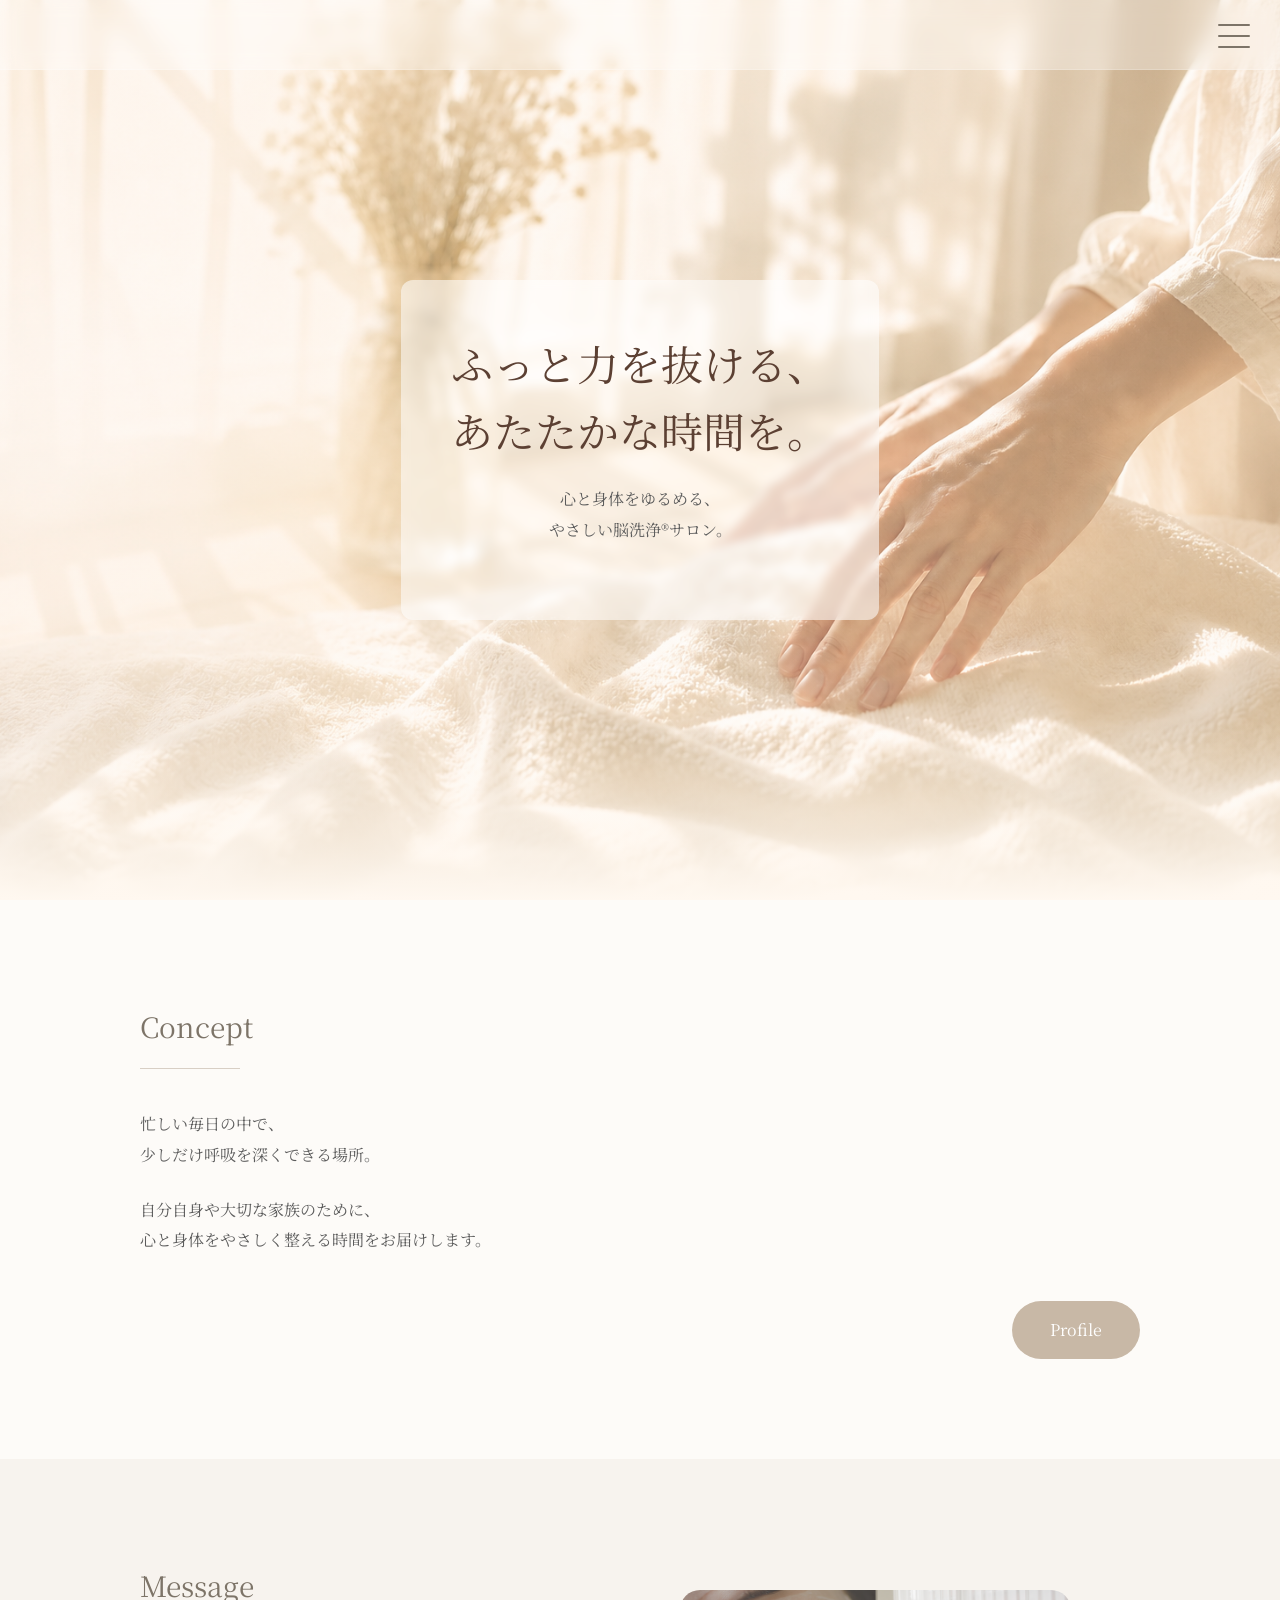
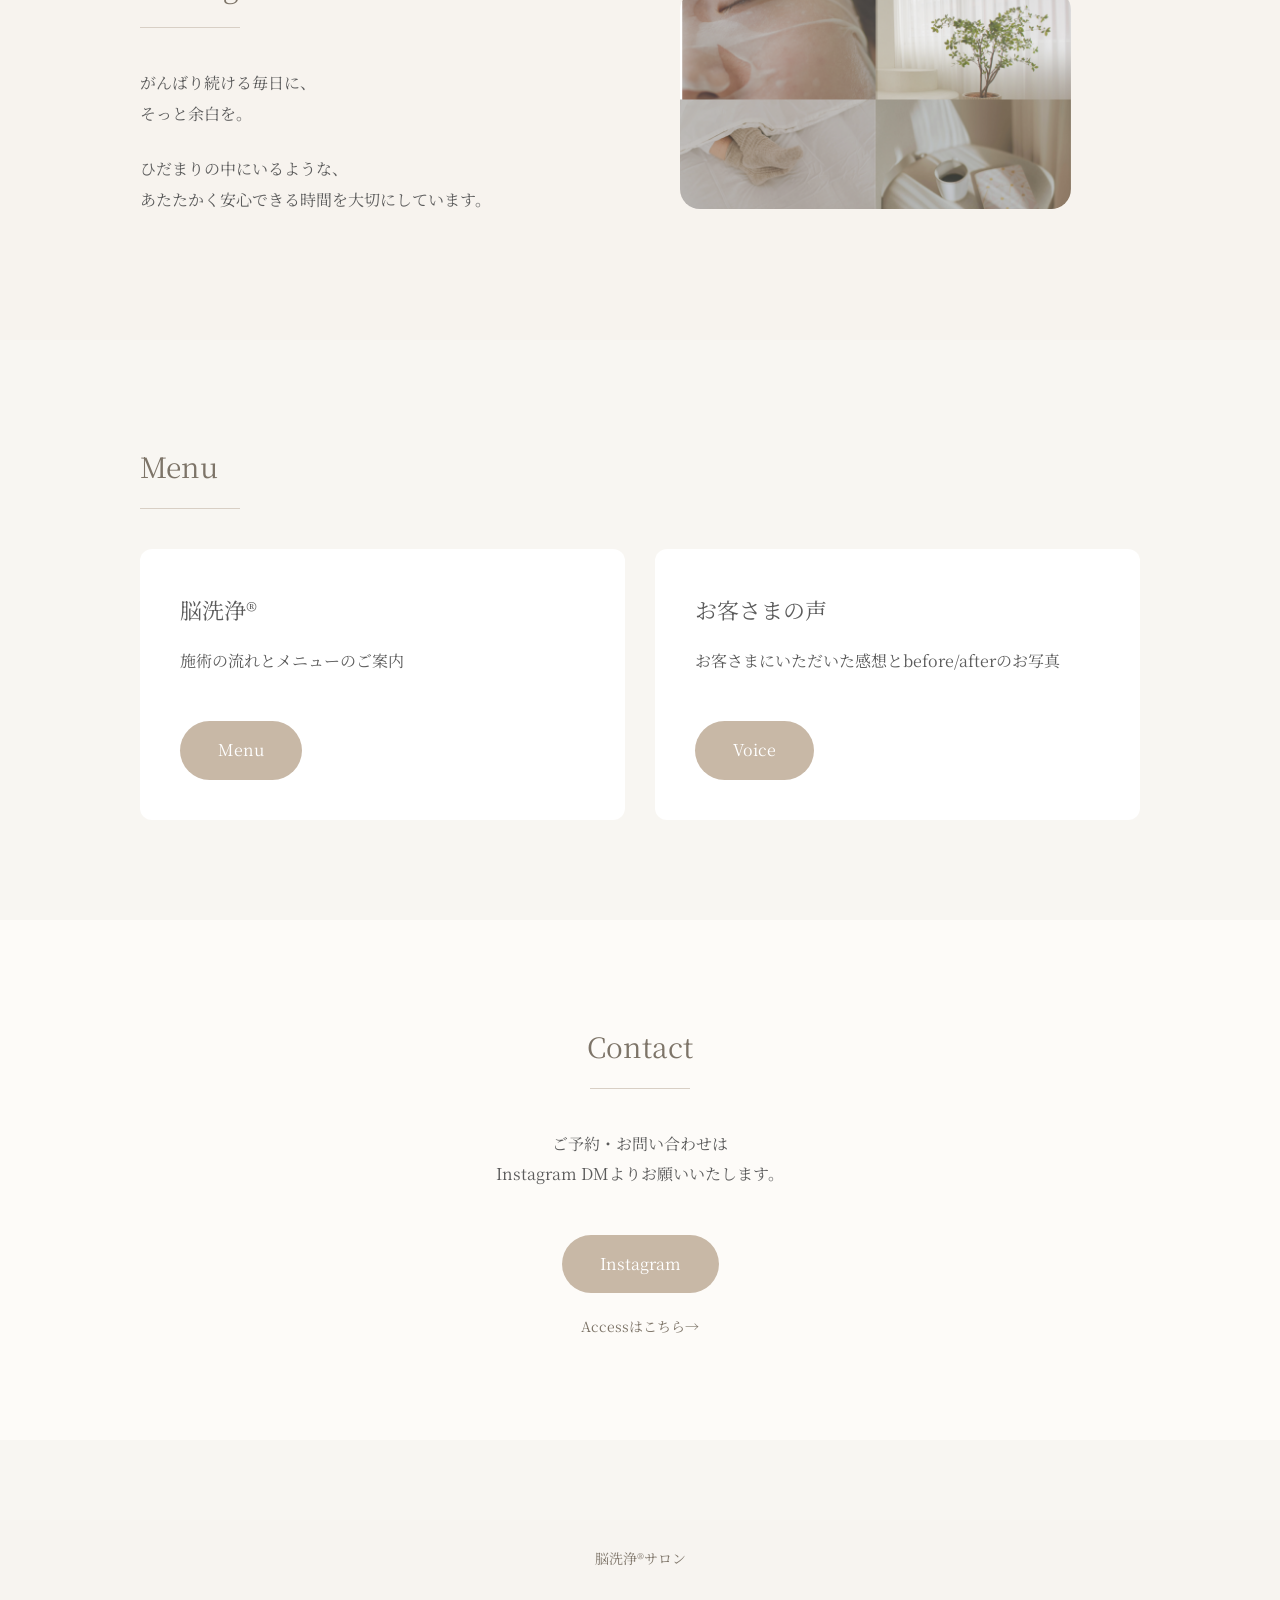
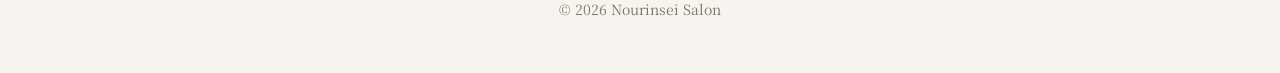
<file: index.html>
<!DOCTYPE html>
<html lang="ja">
<head>
  <meta charset="UTF-8">
  <meta name="viewport" content="width=device-width, initial-scale=1.0">
  <title>脳洗浄®サロン</title>

  <link rel="stylesheet" href="css/reset.css">
  <link rel="stylesheet" href="css/style.css">

  <link rel="preconnect" href="https://fonts.googleapis.com">
  <link rel="preconnect" href="https://fonts.gstatic.com" crossorigin>

  <link href="https://fonts.googleapis.com/css2?family=Noto+Serif+JP:wght@300;400;500&display=swap" rel="stylesheet">
</head>

<body>
    <!-- ハンバーガーメニュー -->

<header class="header">

  <div class="hamburger" id="hamburger">
    <span></span>
    <span></span>
    <span></span>
  </div>

  <nav class="nav" id="nav">

    <div class="close-btn" id="closeBtn">
  ×
</div>

    <a href="#top">Top</a>
    <a href="profile.html">Profile</a>
    <a href="#concept">Concept</a>
    <a href="#message">Message</a>
    <a href="menu.html">Menu</a>
    <a href="voice.html">Voice</a>
    <a href="access.html">Access</a>
    <a href="#contact">Contact</a>

  </nav>

</header>

  <!-- ファーストビュー -->
  <section id="Top" class="hero">
    <div class="hero-text">
      <h1>
        ふっと力を抜ける、<br>
        あたたかな時間を。
      </h1>

      <p>
        心と身体をゆるめる、<br>
        やさしい脳洗浄®サロン。
      </p>
    </div>
  </section>

  <!-- コンセプト -->
  <section id="concept" class="concept section fade-in">
    <div class="container">
      <h2>Concept</h2>

      <p>
        忙しい毎日の中で、<br>
        少しだけ呼吸を深くできる場所。
      </p>

      <p>
        自分自身や大切な家族のために、<br>
        心と身体をやさしく整える時間をお届けします。
      </p>

      <div class="concept-button-wrap">

      <a href="profile.html" class="concept-button">
        Profile
      </a>
      </div>

    </div>
  </section>

  <!-- やさしいメッセージ -->
  <section id="message" class="message section fade-in">
    <div class="container">

      <div class="message-text">

      <h2>Message</h2>

      <p>
        がんばり続ける毎日に、<br>
        そっと余白を。
      </p>

      <p>
        ひだまりの中にいるような、<br>
        あたたかく安心できる時間を大切にしています。
      </p>

      </div>

      <div class="message-image">
        <img src="images/message.png" alt="サロンイメージ">
      </div>

    </div>
  </section>

  <!-- メニュー -->
  <section id="menu" class="menu section fade-in">
    <div class="container">

      <h2>Menu</h2>

      <div class="menu-box">


        <div class="menu-item">

  <h3>脳洗浄®</h3>

  <p>
    施術の流れとメニューのご案内
  </p>

  <a href="menu.html" class="contact-button">
    Menu
  </a>

</div>

        <div class="menu-item">
          <h3>お客さまの声</h3>
          <p>お客さまにいただいた感想とbefore/afterのお写真</p>

          <a href="voice.html" class="contact-button">
            Voice
          </a>
          
        </div>

      </div>

    </div>
  </section>

  <!-- お問い合わせ -->
  <section id="contact" class="contact section">
    <div class="container">

      <h2 class="contact-title">Contact</h2>

      <p>
        ご予約・お問い合わせは<br>
        Instagram DMよりお願いいたします。
      </p>

      <a href="#" class="contact-button">
        Instagram
      </a>

      <a href="access.html" class="access-link">
        Accessはこちら→
      </a>

    </div>
  </section>

  <script src="js/script.js"></script>

  <footer class="footer">
  <p>脳洗浄®サロン</p>
  <p>© 2026 Nourinsei Salon</p>
</footer>

</body>
</html>
</file>
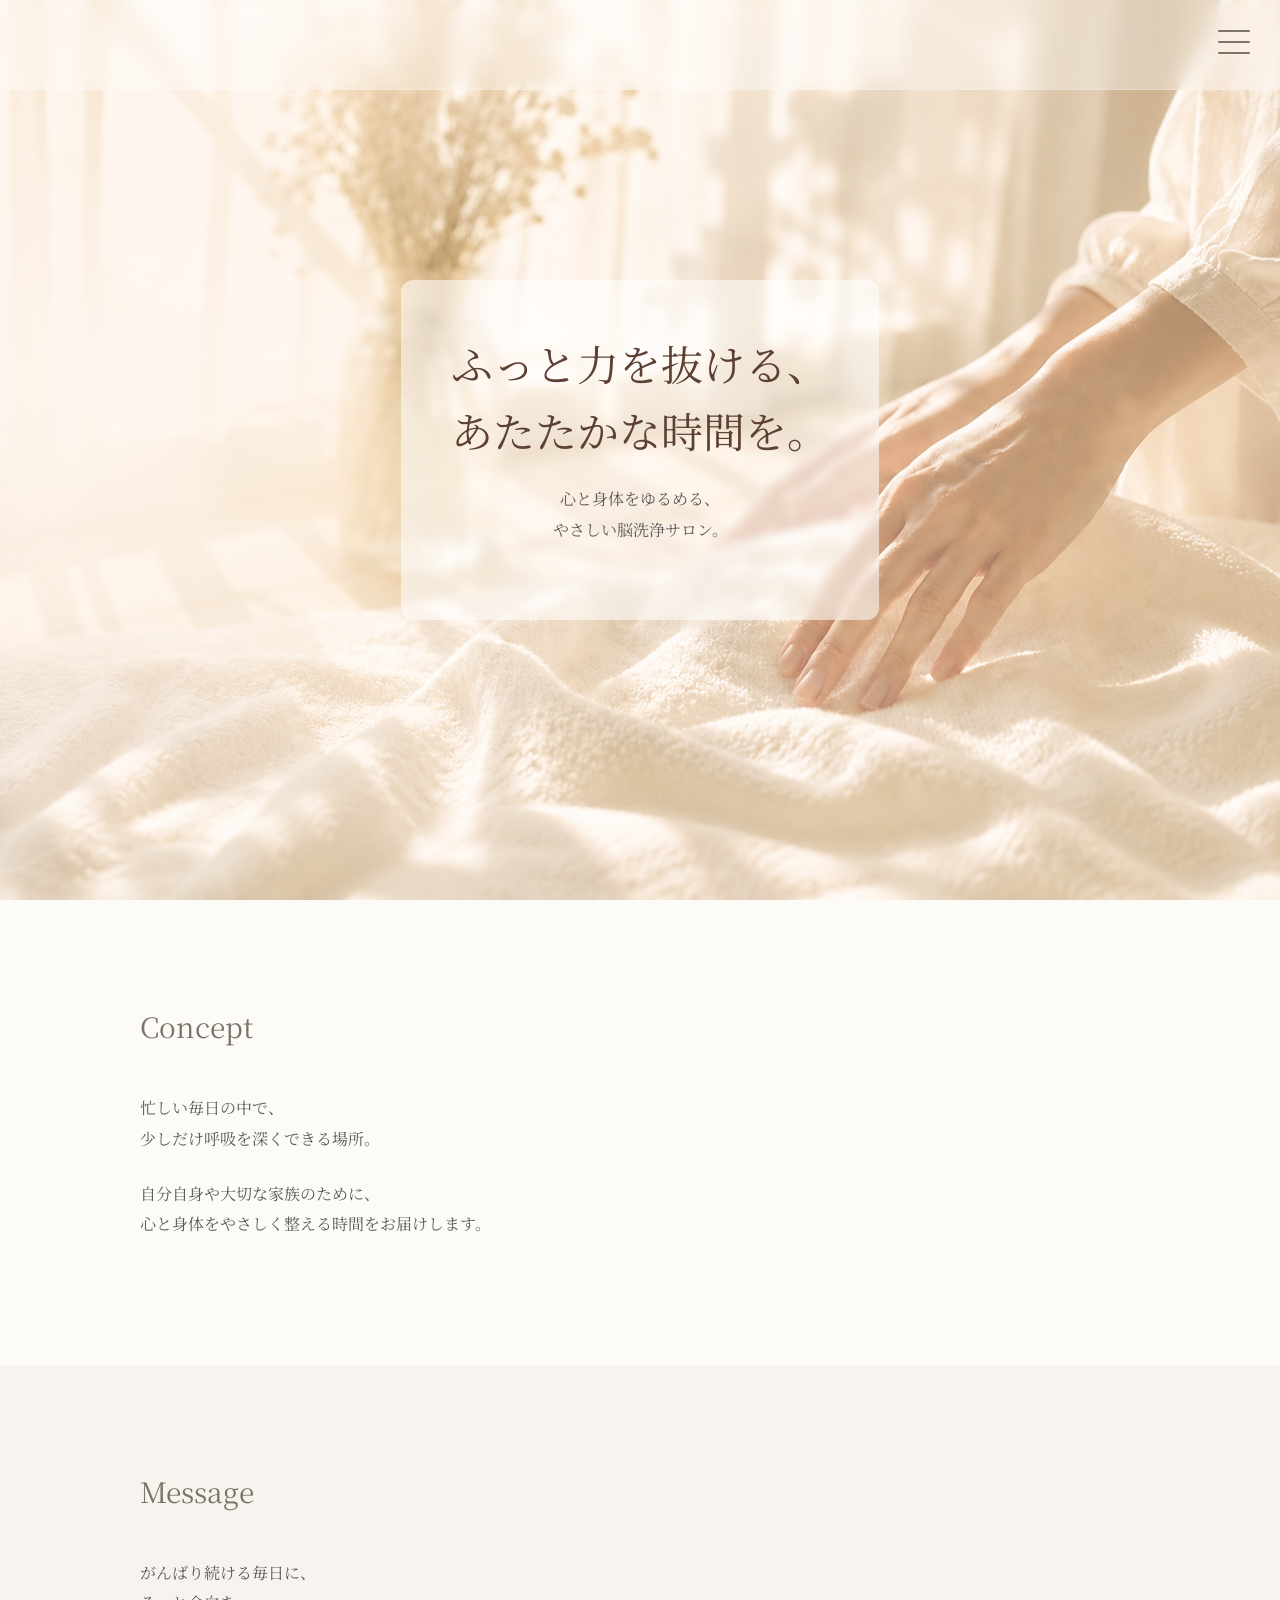
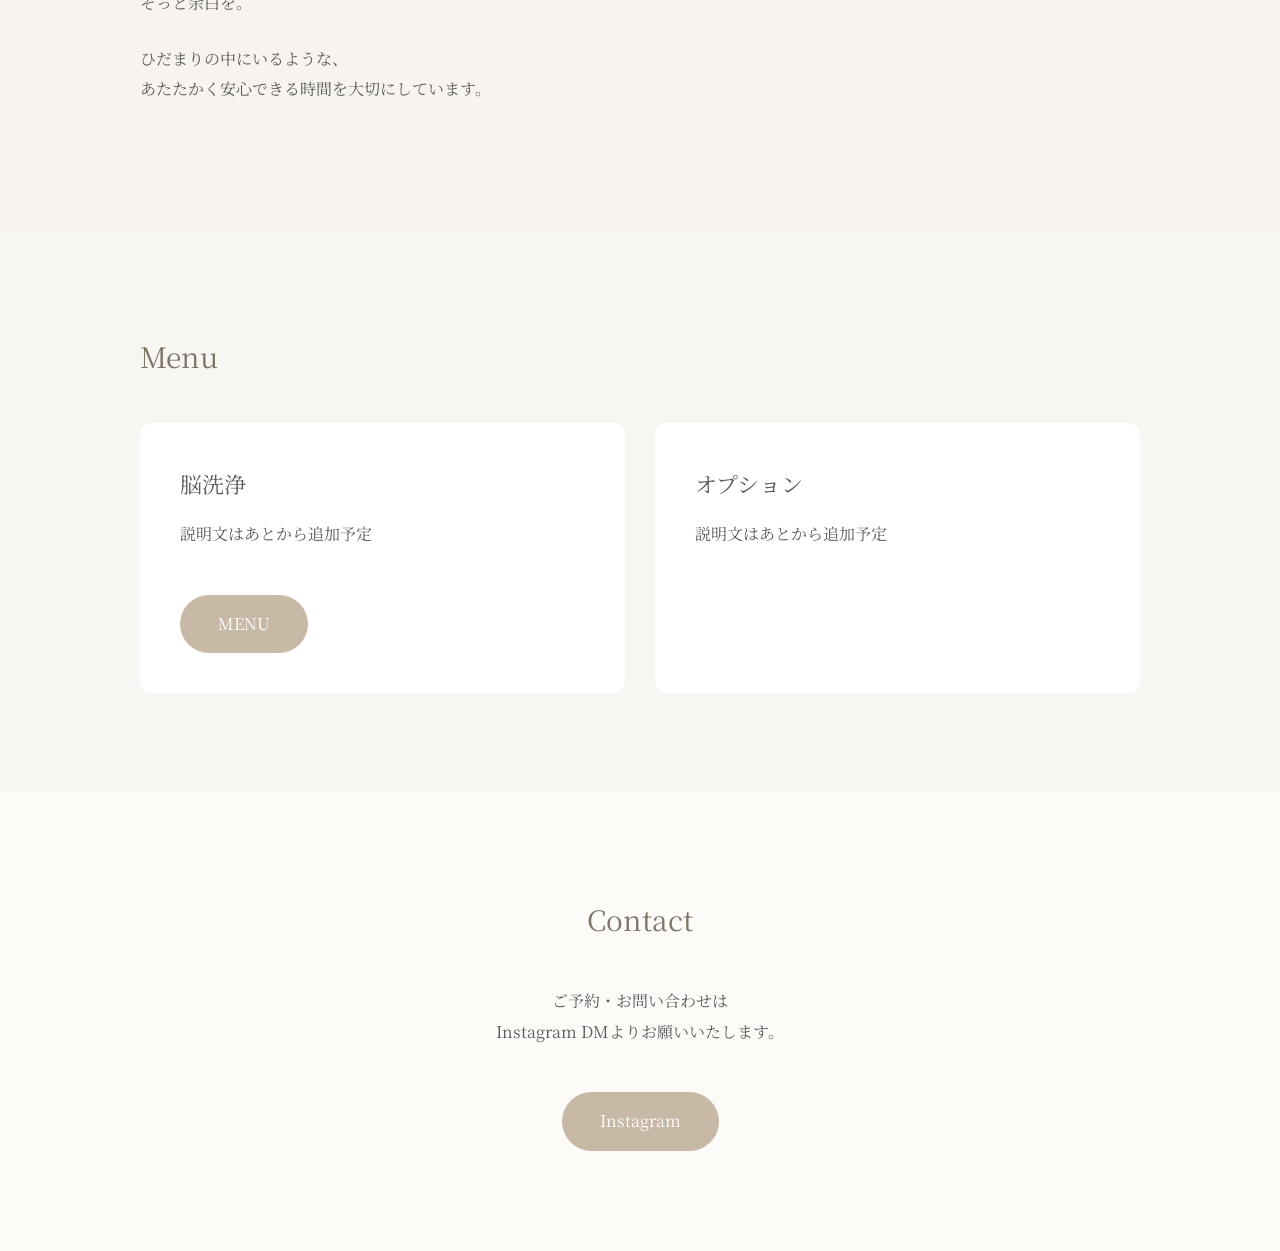
<file: salon/index.html>
<!DOCTYPE html>
<html lang="ja">
<head>
  <meta charset="UTF-8">
  <meta name="viewport" content="width=device-width, initial-scale=1.0">
  <title>脳洗浄サロン</title>

  <link rel="stylesheet" href="css/reset.css">
  <link rel="stylesheet" href="css/style.css">

  <link rel="preconnect" href="https://fonts.googleapis.com">
  <link rel="preconnect" href="https://fonts.gstatic.com" crossorigin>

  <link href="https://fonts.googleapis.com/css2?family=Noto+Serif+JP:wght@300;400;500&display=swap" rel="stylesheet">
</head>

<body>
    <!-- ハンバーガーメニュー -->

<header class="header">

  <div class="hamburger" id="hamburger">
    <span></span>
    <span></span>
    <span></span>
  </div>

  <nav class="nav" id="nav">

    <div class="close-btn" id="closeBtn">
  ×
</div>

    <a href="#top">Top</a>
    <a href="#concept">Concept</a>
    <a href="#message">Message</a>
    <a href="#menu">Menu</a>
    <a href="#contact">Contact</a>

  </nav>

</header>

  <!-- ファーストビュー -->
  <section id="Top" class="hero">
    <div class="hero-text">
      <h1>
        ふっと力を抜ける、<br>
        あたたかな時間を。
      </h1>

      <p>
        心と身体をゆるめる、<br>
        やさしい脳洗浄サロン。
      </p>
    </div>
  </section>

  <!-- コンセプト -->
  <section id="concept" class="concept section fade-in">
    <div class="container">
      <h2>Concept</h2>

      <p>
        忙しい毎日の中で、<br>
        少しだけ呼吸を深くできる場所。
      </p>

      <p>
        自分自身や大切な家族のために、<br>
        心と身体をやさしく整える時間をお届けします。
      </p>
    </div>
  </section>

  <!-- やさしいメッセージ -->
  <section id="message" class="message section fade-in">
    <div class="container">

      <h2>Message</h2>

      <p>
        がんばり続ける毎日に、<br>
        そっと余白を。
      </p>

      <p>
        ひだまりの中にいるような、<br>
        あたたかく安心できる時間を大切にしています。
      </p>

    </div>
  </section>

  <!-- メニュー -->
  <section id="menu" class="menu section fade-in">
    <div class="container">

      <h2>Menu</h2>

      <div class="menu-box">


        <div class="menu-item">

  <h3>脳洗浄</h3>

  <p>
    説明文はあとから追加予定
  </p>

  <a href="menu.html" class="contact-button">
    MENU
  </a>

</div>

        <div class="menu-item">
          <h3>オプション</h3>
          <p>説明文はあとから追加予定</p>
        </div>

      </div>

    </div>
  </section>

  <!-- お問い合わせ -->
  <section id="contact" class="contact section">
    <div class="container">

      <h2>Contact</h2>

      <p>
        ご予約・お問い合わせは<br>
        Instagram DMよりお願いいたします。
      </p>

      <a href="#" class="contact-button">
        Instagram
      </a>

    </div>
  </section>

  <script src="js/script.js"></script>

</body>
</html>
</file>
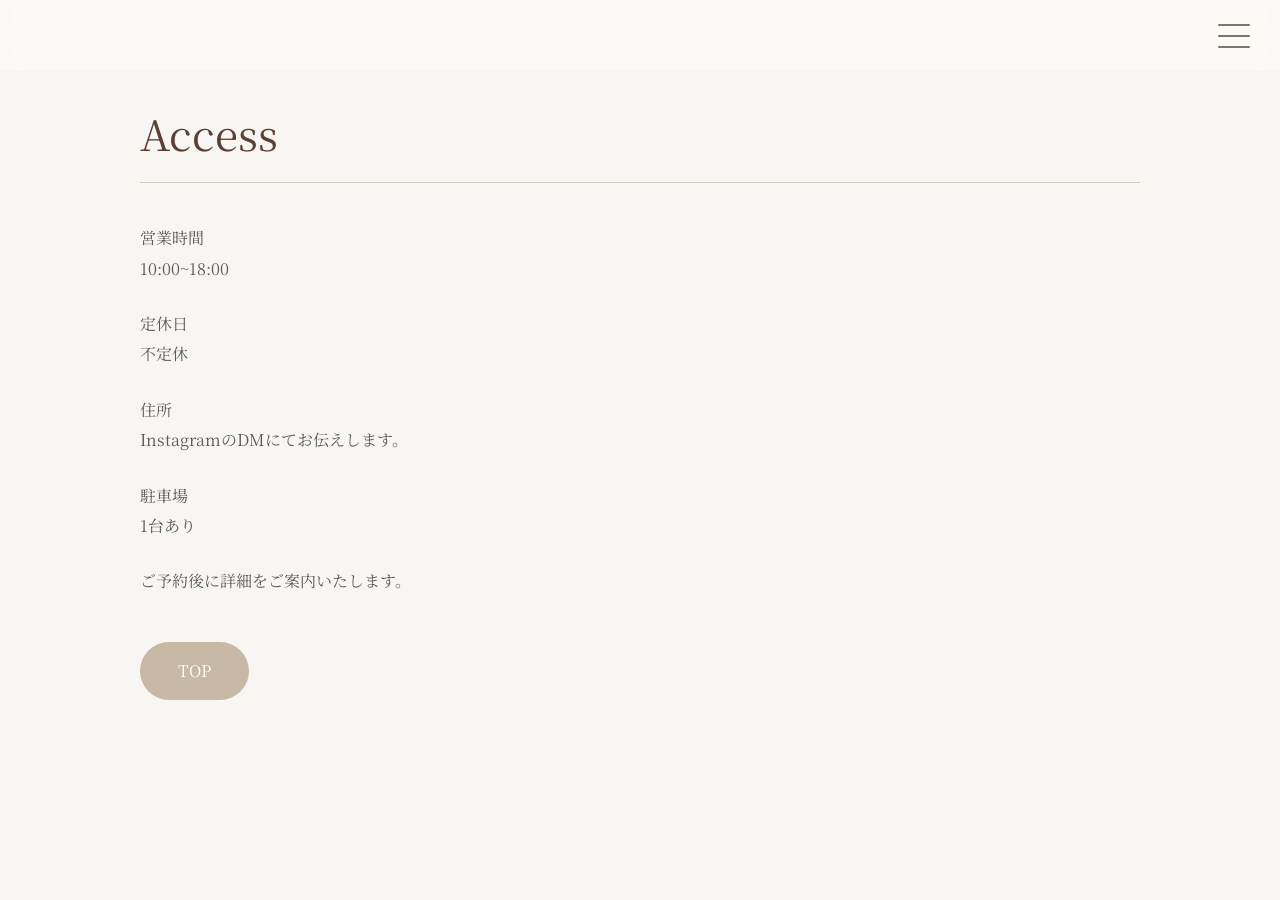
<file: access.html>
<!DOCTYPE html>
<html lang="ja">
<head>
  <meta charset="UTF-8">
  <meta name="viewport" content="width=device-width, initial-scale=1.0">
  <title>Access | 脳洗浄®サロン</title>

  <link rel="stylesheet" href="css/reset.css">
  <link rel="stylesheet" href="css/style.css">

  <link rel="preconnect" href="https://fonts.googleapis.com">
  <link rel="preconnect" href="https://fonts.gstatic.com" crossorigin>

  <link href="https://fonts.googleapis.com/css2?family=Noto+Serif+JP:wght@300;400;500&display=swap" rel="stylesheet">
</head>

<body>
    <!-- ハンバーガーメニュー -->

<header class="header">

  <div class="hamburger" id="hamburger">
    <span></span>
    <span></span>
    <span></span>
  </div>

  <nav class="nav" id="nav">

    <div class="close-btn" id="closeBtn">
  ×
</div>

    <a href="index.html">Top</a>
    <a href="profile.html">Profile</a>
<a href="index.html#concept">Concept</a>
<a href="index.html#message">Message</a>
<a href="menu.html">Menu</a>
<a href="voice.html">Voice</a>
<a href="access.html">Access</a>
<a href="index.html#contact">Contact</a>

  </nav>

</header>

<section class="menu-detail section fade-in">

  <div class="container">

    <h1 class="page-title">Access</h1>

    <p>
      営業時間 <br>
      10:00~18:00
    </p>

    <p>
      定休日 <br>
      不定休
    </p>

    <p>
      住所 <br>
      InstagramのDMにてお伝えします。
    </p>

    <p>
      駐車場 <br>
      1台あり
    </p>

    <p>
      ご予約後に詳細をご案内いたします。
    </p>


    <a href="index.html" class="contact-button">
  TOP
</a>

  </div>

</section>

  
  <script src="js/script.js"></script>

</body>
</html>
</file>
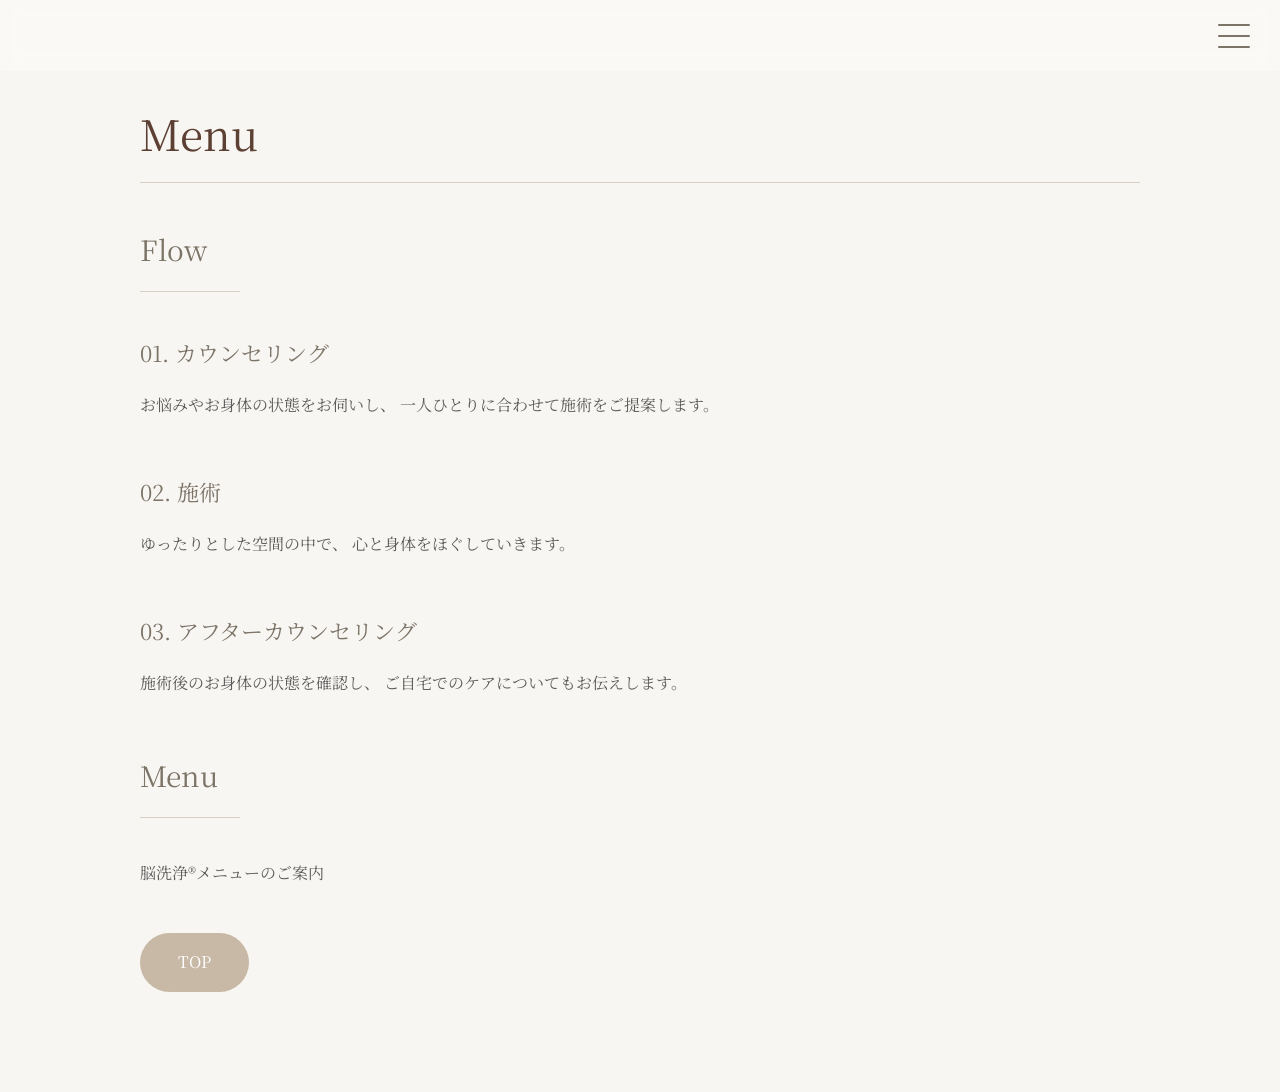
<file: menu.html>
<!DOCTYPE html>
<html lang="ja">
<head>
  <meta charset="UTF-8">
  <meta name="viewport" content="width=device-width, initial-scale=1.0">
  <title>Menu | 脳洗浄®サロン</title>

  <link rel="stylesheet" href="css/reset.css">
  <link rel="stylesheet" href="css/style.css">

  <link rel="preconnect" href="https://fonts.googleapis.com">
  <link rel="preconnect" href="https://fonts.gstatic.com" crossorigin>

  <link href="https://fonts.googleapis.com/css2?family=Noto+Serif+JP:wght@300;400;500&display=swap" rel="stylesheet">
</head>

<body>
    <!-- ハンバーガーメニュー -->

<header class="header">

  <div class="hamburger" id="hamburger">
    <span></span>
    <span></span>
    <span></span>
  </div>

  <nav class="nav" id="nav">

    <div class="close-btn" id="closeBtn">
  ×
</div>

    <a href="index.html">Top</a>
    <a href="profile.html">Profile</a>
<a href="index.html#concept">Concept</a>
<a href="index.html#message">Message</a>
<a href="menu.html">Menu</a>
<a href="voice.html">Voice</a>
<a href="access.html">Access</a>
<a href="index.html#contact">Contact</a>

  </nav>

</header>

<section class="menu-detail section fade-in">

  <div class="container">

    <h1 class="page-title">Menu</h1>

    <h2>Flow</h2>

    <div class="flow-item">
      <h3>01. カウンセリング</h3>
      <p>
        お悩みやお身体の状態をお伺いし、
        一人ひとりに合わせて施術をご提案します。
      </p>
    </div>

    <div class="flow-item">
      <h3>02. 施術</h3>
      <p>
        ゆったりとした空間の中で、
        心と身体をほぐしていきます。
      </p>
    </div>

    <div class="flow-item">
      <h3>03. アフターカウンセリング</h3>
      <p>
        施術後のお身体の状態を確認し、
        ご自宅でのケアについてもお伝えします。
      </p>
    </div>

    <h2>Menu</h2>

    <p>
      脳洗浄®メニューのご案内
    </p>

    <a href="index.html" class="contact-button">
      TOP
    </a>

  </div>

</section>

  
  <script src="js/script.js"></script>

</body>
</html>
</file>
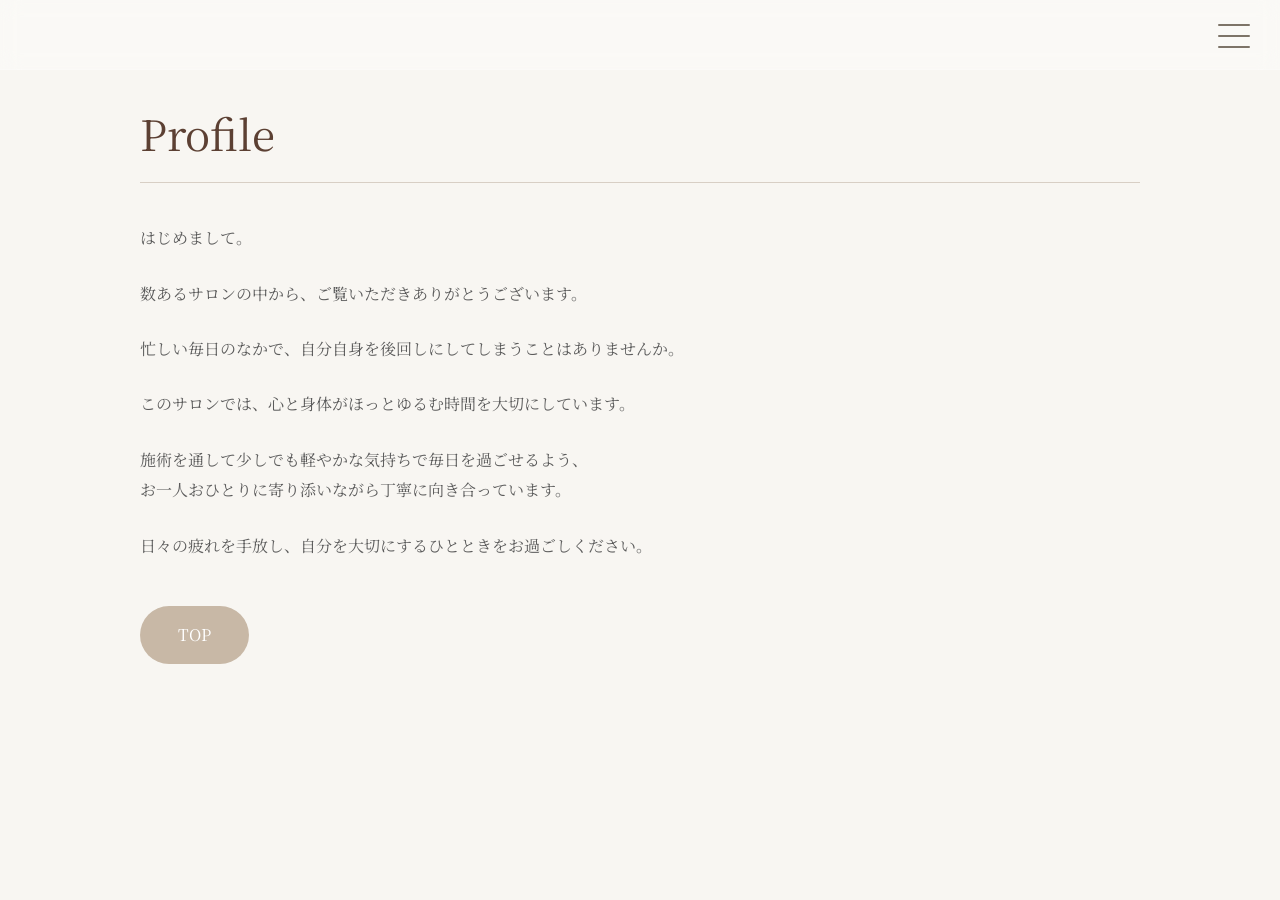
<file: profile.html>
<!DOCTYPE html>
<html lang="ja">
<head>
  <meta charset="UTF-8">
  <meta name="viewport" content="width=device-width, initial-scale=1.0">
  <title>Profile | 脳洗浄サロン</title>

  <link rel="stylesheet" href="css/reset.css">
  <link rel="stylesheet" href="css/style.css">

  <link rel="preconnect" href="https://fonts.googleapis.com">
  <link rel="preconnect" href="https://fonts.gstatic.com" crossorigin>

  <link href="https://fonts.googleapis.com/css2?family=Noto+Serif+JP:wght@300;400;500&display=swap" rel="stylesheet">
</head>

<body>
    <!-- ハンバーガーメニュー -->

<header class="header">

  <div class="hamburger" id="hamburger">
    <span></span>
    <span></span>
    <span></span>
  </div>

  <nav class="nav" id="nav">

    <div class="close-btn" id="closeBtn">
  ×
</div>

    <a href="index.html">Top</a>
    <a href="profile.html">Profile</a>
<a href="index.html#concept">Concept</a>
<a href="index.html#message">Message</a>
<a href="menu.html">Menu</a>
<a href="index.html#contact">Contact</a>

  </nav>

</header>

<section class="menu-detail section fade-in">

  <div class="container">

    <h1 class="page-title">Profile</h1>

    <p>
      はじめまして。
    </p>

    <p>
      数あるサロンの中から、ご覧いただきありがとうございます。
    </p>

    <p>
      忙しい毎日のなかで、自分自身を後回しにしてしまうことはありませんか。
    </p>

    <p>
      このサロンでは、心と身体がほっとゆるむ時間を大切にしています。
    </p>

    <p>
      施術を通して少しでも軽やかな気持ちで毎日を過ごせるよう、<br>
      お一人おひとりに寄り添いながら丁寧に向き合っています。
    </p>

    <p>
      日々の疲れを手放し、自分を大切にするひとときをお過ごしください。
    </p>

    <a href="index.html" class="contact-button">
  TOP
</a>

  </div>

</section>

  
  <script src="js/script.js"></script>

</body>
</html>
</file>
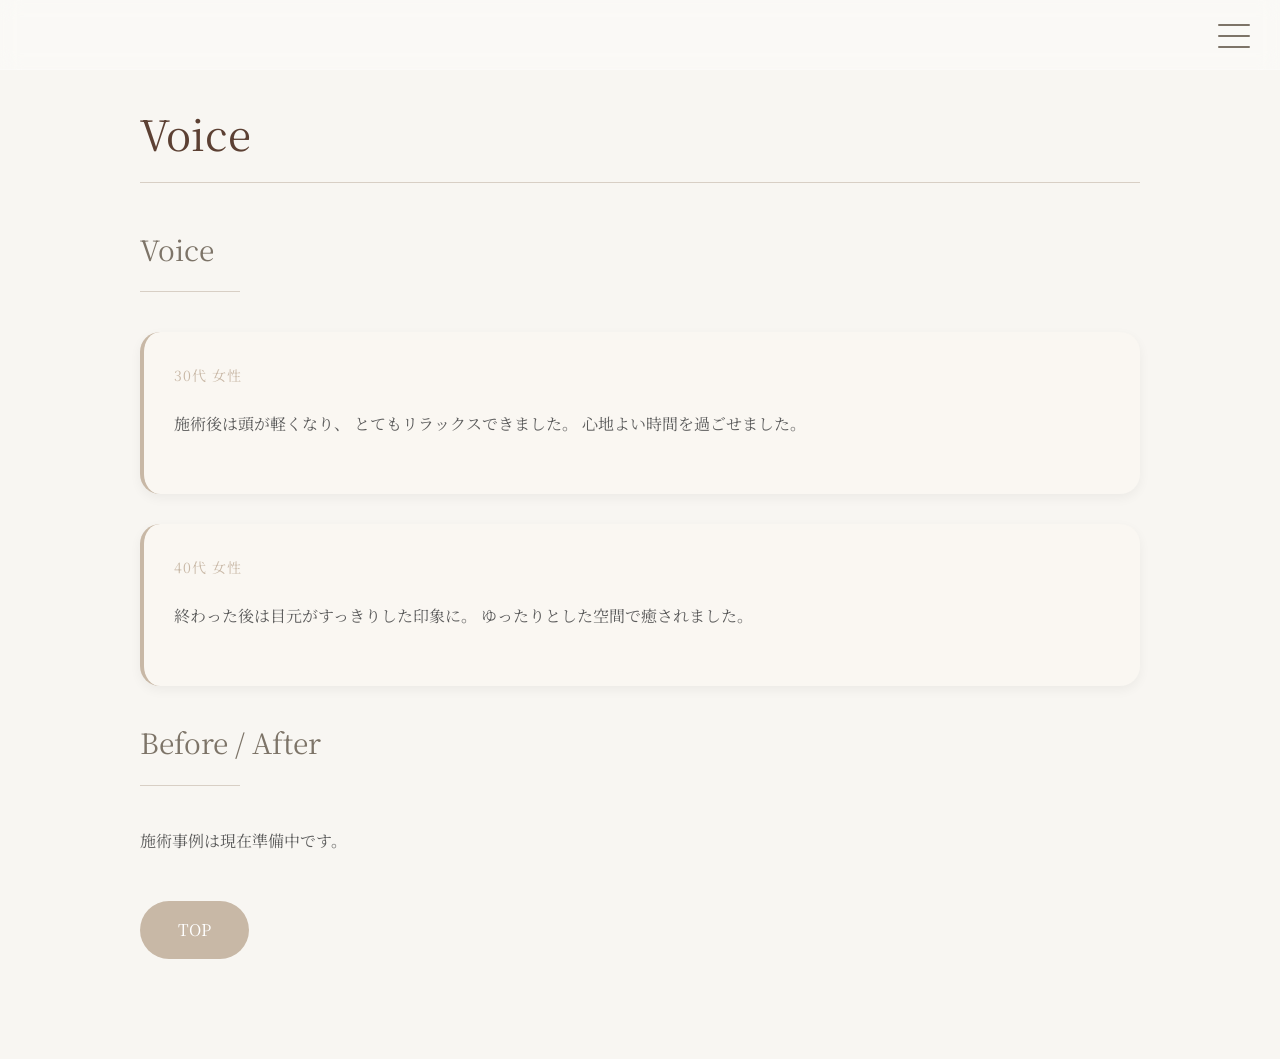
<file: voice.html>
<!DOCTYPE html>
<html lang="ja">
<head>
  <meta charset="UTF-8">
  <meta name="viewport" content="width=device-width, initial-scale=1.0">
  <title>Voice | 脳洗浄®サロン</title>

  <link rel="stylesheet" href="css/reset.css">
  <link rel="stylesheet" href="css/style.css">

  <link rel="preconnect" href="https://fonts.googleapis.com">
  <link rel="preconnect" href="https://fonts.gstatic.com" crossorigin>

  <link href="https://fonts.googleapis.com/css2?family=Noto+Serif+JP:wght@300;400;500&display=swap" rel="stylesheet">
</head>

<body>
    <!-- ハンバーガーメニュー -->

<header class="header">

  <div class="hamburger" id="hamburger">
    <span></span>
    <span></span>
    <span></span>
  </div>

  <nav class="nav" id="nav">

    <div class="close-btn" id="closeBtn">
  ×
</div>

    <a href="index.html">Top</a>
    <a href="profile.html">Profile</a>
<a href="index.html#concept">Concept</a>
<a href="index.html#message">Message</a>
<a href="menu.html">Menu</a>
<a href="voice.html">Voice</a>
<a href="access.html">Access</a>
<a href="index.html#contact">Contact</a>

  </nav>

</header>

<section class="menu-detail section fade-in">

  <div class="container">

    <h1 class="page-title">Voice</h1>

    <h2>Voice</h2>

    <div class="voice-item">
  <h3>30代 女性</h3>

  <p>
    施術後は頭が軽くなり、
    とてもリラックスできました。
    心地よい時間を過ごせました。
  </p>
</div>

<div class="voice-item">
  <h3>40代 女性</h3>

  <p>
    終わった後は目元がすっきりした印象に。
    ゆったりとした空間で癒されました。
  </p>
</div>

<h2>Before / After</h2>

<p>
  施術事例は現在準備中です。
</p>

    <a href="index.html" class="contact-button">
      TOP
    </a>

  </div>

</section>

  
  <script src="js/script.js"></script>

</body>
</html>
</file>
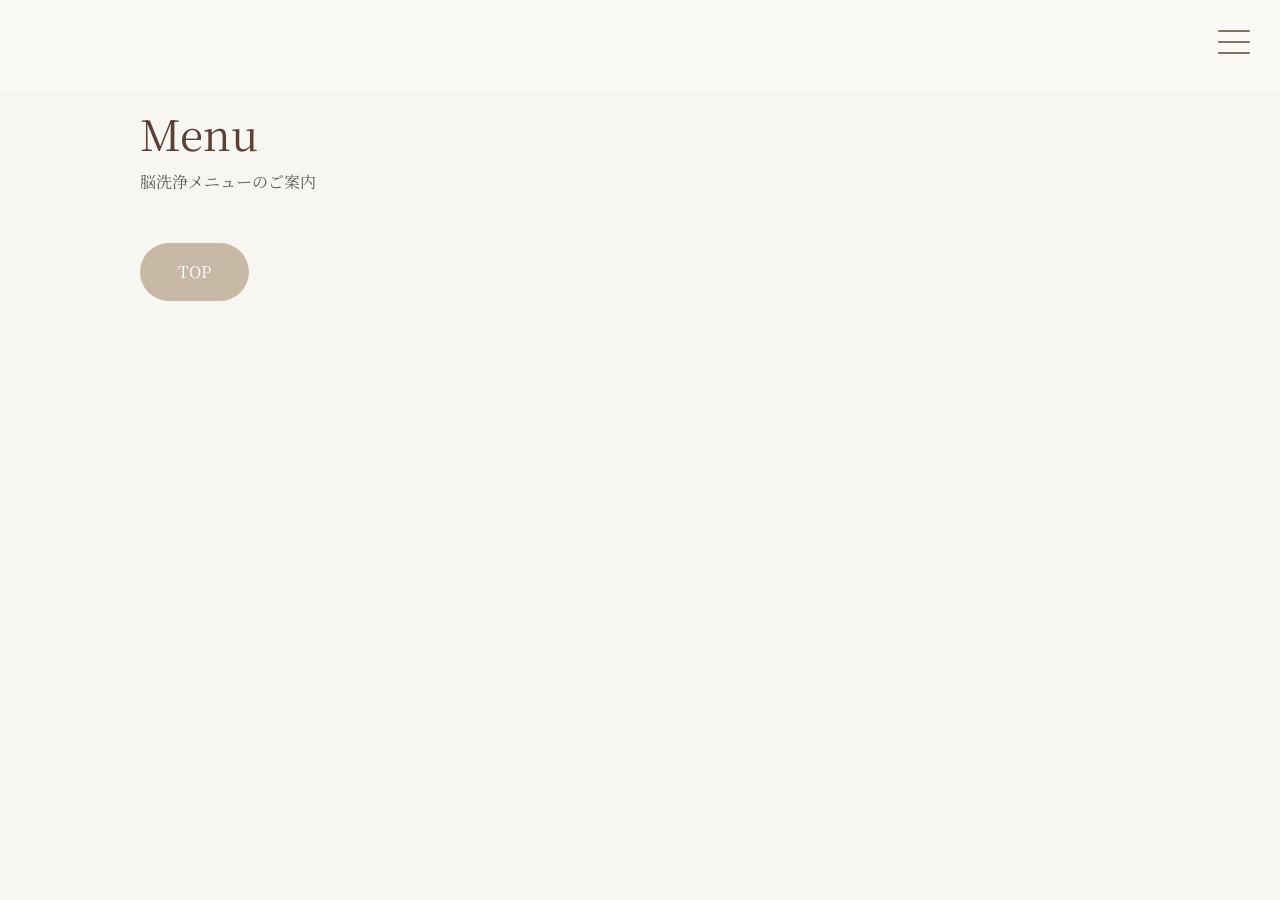
<file: salon/menu.html>
<!DOCTYPE html>
<html lang="ja">
<head>
  <meta charset="UTF-8">
  <meta name="viewport" content="width=device-width, initial-scale=1.0">
  <title>脳洗浄サロン</title>

  <link rel="stylesheet" href="css/reset.css">
  <link rel="stylesheet" href="css/style.css">

  <link rel="preconnect" href="https://fonts.googleapis.com">
  <link rel="preconnect" href="https://fonts.gstatic.com" crossorigin>

  <link href="https://fonts.googleapis.com/css2?family=Noto+Serif+JP:wght@300;400;500&display=swap" rel="stylesheet">
</head>

<body>
    <!-- ハンバーガーメニュー -->

<header class="header">

  <div class="hamburger" id="hamburger">
    <span></span>
    <span></span>
    <span></span>
  </div>

  <nav class="nav" id="nav">

    <div class="close-btn" id="closeBtn">
  ×
</div>

    <a href="#top">Top</a>
    <a href="#concept">Concept</a>
    <a href="#message">Message</a>
    <a href="#menu">Menu</a>
    <a href="#contact">Contact</a>

  </nav>

</header>

<section class="menu-detail section fade-in">

  <div class="container">

    <h1>Menu</h1>

    <p>
      脳洗浄メニューのご案内
    </p>

    <a href="index.html" class="contact-button">
  TOP
</a>

  </div>

</section>

  
  <script src="js/script.js"></script>

</body>
</html>
</file>
<file: css/style.css>
body {
  font-family: 'Noto Serif JP', serif;
  color: #5b5b5b;
  background-color: #f8f6f2;
  line-height: 1.9;
}

img {
  width: 100%;
  display: block;
}

.section {
  padding: 100px 20px;
}

.container {
  max-width: 1000px;
  margin: 0 auto;
}

h1 {
  font-size: 42px;
  font-weight: 400;
  line-height: 1.6;
  color: #5c4033;

}

h2 {
  font-size: 28px;
  font-weight: 400;
  margin-bottom: 40px;
  color: #7d7468;
}

h3 {
  font-size: 22px;
  font-weight: 400;
  margin-bottom: 15px;
}

p {
  margin-bottom: 25px;
}

/* ファーストビュー */

.hero {
  height: 100vh;

  background-image:
  linear-gradient(
    rgba(255, 248, 240, 0.35),
    rgba(255, 248, 240, 0.35)
  ),
  url("../images/hero.jpg");

  background-size: cover;
  background-position: center;

  display: flex;
  align-items: center;
  justify-content: center;

  text-align: center;
  padding: 20px;

  position: relative;
}

.hero::after{
  content: "";

  position: absolute;
  left: 0;
  bottom: 0;

  width: 100%;
  height: 180px;

  background: linear-gradient(
    to bottom,
    rgba(255,248,240,0),
    rgba(255,248,240,1)
  );
}

.hero-text {
  background-color: rgba(255,255,255,0.55);
  padding: 50px;
  border-radius: 12px;
  backdrop-filter: blur(4px);
}

.hero p {
  margin-top: 20px;
}

/* Concept */

.concept {
  background-color: #fdfbf8;
}

/* Message */

.message {
  background-color: #f7f3ee;
}

/* Menu */

.menu-box {
  display: grid;
  grid-template-columns: repeat(2, 1fr);
  gap: 30px;
}

.menu-item {
  background-color: white;
  padding: 40px;
  border-radius: 12px;
}

/* Contact */

.contact {
  text-align: center;
  background-color: #fdfbf8;
}

.contact-button {
  display: inline-block;
  margin-top: 20px;
  padding: 14px 38px;

  background-color: #c8b8a6;
  color: white;

  text-decoration: none;
  border-radius: 999px;

  transition: 0.3s;
}

.contact-button:hover {
  opacity: 0.8;
}

/* スマホ対応 */

@media screen and (max-width: 768px) {

  .section {
    padding: 70px 20px;
  }

  h1 {
    font-size: 30px;
  }

  h2 {
    font-size: 24px;
  }

  .hero-text {
    padding: 35px 25px;
  }

  .menu-box {
    grid-template-columns: 1fr;
  }

}

/* ヘッダー */

.header {
  position: fixed;
  top: 0;
  left: 0;

  width: 100%;
  height: 70px;

  z-index: 1000;

  background-color: rgba(255, 255, 255, 0.35);

  backdrop-filter: blur(10px);
  -webkit-backdrop-filter: blur(10px);

  border-bottom: 1px solid rgba(255,255,255,0.2);
}

/* ハンバーガー */

.hamburger {
  width: 32px;
  height: 24px;

  position: fixed;
  top: 24px;
  right: 30px;

  cursor: pointer;

  display: flex;
  flex-direction: column;
  justify-content: space-between;
}

.hamburger span {
  display: block;
  height: 2px;
  background-color: #7d7468;
  border-radius: 999px;
}

/* メニュー */

.nav {
  position: fixed;

  top: 0;
  right: -100%;

  width: 280px;
  height: 100vh;

  background-color: rgba(255,255,255,0.96);

  display: flex;
  flex-direction: column;
  justify-content: center;
  align-items: center;

  gap: 30px;

  transition: 0.4s;
}

.nav.active {
  right: 0;
}

.nav a {
  text-decoration: none;
  color: #7d7468;
  font-size: 20px;
}

/* 閉じるボタン */

.close-btn {
  position: absolute;

  top: 25px;
  right: 30px;

  font-size: 34px;
  color: #7d7468;

  cursor: pointer;
}

html {
  scroll-behavior: smooth;
}

/* ふわっと表示 */

.fade-in {
  opacity: 0;
  transform: translateY(40px);
  transition: opacity 1.2s ease,
              transform 1.2s ease;
}

.fade-in.show {
  opacity: 1;
  transform: translateY(0);
}

.menu-link {
  text-decoration: none;
  color: inherit;
}

.contact-button:hover {
  transform: translateY(-2px);
}

.menu-item {
  transition: 0.3s;
}

.menu-item:hover {
  transform: translateY(-8px);
}


/* =========================
スマホ用
========================= */


@media screen and (max-width: 768px) {

  .menu-box {
    flex-direction: column;
  }

  .menu-item {
    width: 100%;
  }

}

@media screen and (max-width: 768px) {

  .hero-text h1 {
    font-size: 23px;
  }

}

@media (max-width:1000px){

  .message .container{
    flex-direction:column;
  }

  .message-image{
    text-align:center;
  }

}

/*メッセージ画像*/

.message-container{
  display:flex;
  align-items:center;
  gap:80px;
}

.message-text{
  flex:1;
}

.message-image{
  flex:1;
}

.message-image img{
  width:85%;
  max-width:500px;
  border-radius:20px;
}

.message .container{
  display:flex;
  align-items:center;
  justify-content:space-between;
  gap:80px;
}

.page-title{
  border-bottom:1px solid #d8cfc5;
  padding-bottom:15px;
  margin-bottom:40px;
}

h2::after{
  content:"";
  display:block;
  width:100px;
  height:1px;
  background:#d8cfc5;
  margin-top:15px;
}

.contact-title::after{
  margin:15px auto 0;
}

.concept-button {
  display: inline-block;
  margin-top: 20px;
  padding: 14px 38px;

  background-color: #c8b8a6;
  color: white;

  text-decoration: none;
  border-radius: 999px;

  transition: 0.3s;
}

.concept-button:hover {
  opacity: 0.8;
}

.concept-button-wrap{
  text-align:right;
}


/*フッター*/
.footer{
  text-align:center;
  padding:25px 20px;
  margin-top:80px;

  background:#f7f4f0;
  color:#7d7468;

  font-size:14px;
}

/*accessリンク*/

.access-link{
  display:block;
  margin-top:20px;

  color:#7d7468;
  text-decoration:none;
  font-size:14px;
}

/* flow */

.flow-section{
  margin-top:100px;
}

.flow-item{
  margin-bottom:50px;
}

.flow-item h3{
  margin-bottom:15px;
  color:#7d7468;
  font-weight:400;
}

.flow-item p{
  line-height:2;
}

/* Voice */

.voice-item{
  background-color: #faf7f2;

  border-left: 4px solid #c8b8a6;

  padding: 30px;
  margin-bottom: 30px;

  border-radius: 20px;

  box-shadow: 0 4px 12px rgba(0,0,0,0.05);
}


.voice-section{
  background-color:#f7f1ea;
  padding:80px 40px;
  border-radius:20px;
}

.voice-item h3{
  color:#c8b8a6;
  font-size:14px;
  letter-spacing:1px;
  margin-bottom:20px;
}
</file>
<file: salon/css/style.css>
body {
  font-family: 'Noto Serif JP', serif;
  color: #5b5b5b;
  background-color: #f8f6f2;
  line-height: 1.9;
}

img {
  width: 100%;
  display: block;
}

.section {
  padding: 100px 20px;
}

.container {
  max-width: 1000px;
  margin: 0 auto;
}

h1 {
  font-size: 42px;
  font-weight: 400;
  line-height: 1.6;
  color: #5c4033;

}

h2 {
  font-size: 28px;
  font-weight: 400;
  margin-bottom: 40px;
  color: #7d7468;
}

h3 {
  font-size: 22px;
  font-weight: 400;
  margin-bottom: 15px;
}

p {
  margin-bottom: 25px;
}

/* ファーストビュー */

.hero {
  height: 100vh;

  background-image:
  linear-gradient(
    rgba(255, 248, 240, 0.35),
    rgba(255, 248, 240, 0.35)
  ),
  url("../images/hero.jpg");

  background-size: cover;
  background-position: center;

  display: flex;
  align-items: center;
  justify-content: center;

  text-align: center;
  padding: 20px;
}

.hero-text {
  background-color: rgba(255,255,255,0.55);
  padding: 50px;
  border-radius: 12px;
  backdrop-filter: blur(4px);
}

.hero p {
  margin-top: 20px;
}

/* Concept */

.concept {
  background-color: #fdfbf8;
}

/* Message */

.message {
  background-color: #f7f3ee;
}

/* Menu */

.menu-box {
  display: grid;
  grid-template-columns: repeat(2, 1fr);
  gap: 30px;
}

.menu-item {
  background-color: white;
  padding: 40px;
  border-radius: 12px;
}

/* Contact */

.contact {
  text-align: center;
  background-color: #fdfbf8;
}

.contact-button {
  display: inline-block;
  margin-top: 20px;
  padding: 14px 38px;

  background-color: #c8b8a6;
  color: white;

  text-decoration: none;
  border-radius: 999px;

  transition: 0.3s;
}

.contact-button:hover {
  opacity: 0.8;
}

/* スマホ対応 */

@media screen and (max-width: 768px) {

  .section {
    padding: 70px 20px;
  }

  h1 {
    font-size: 30px;
  }

  h2 {
    font-size: 24px;
  }

  .hero-text {
    padding: 35px 25px;
  }

  .menu-box {
    grid-template-columns: 1fr;
  }

}

/* ヘッダー */

.header {
  position: fixed;
  top: 0;
  left: 0;

  width: 100%;
  height: 90px;

  z-index: 1000;

  background-color: rgba(255, 255, 255, 0.35);

  backdrop-filter: blur(10px);
  -webkit-backdrop-filter: blur(10px);

  border-bottom: 1px solid rgba(255,255,255,0.2);
}

/* ハンバーガー */

.hamburger {
  width: 32px;
  height: 24px;

  position: fixed;
  top: 30px;
  right: 30px;

  cursor: pointer;

  display: flex;
  flex-direction: column;
  justify-content: space-between;
}

.hamburger span {
  display: block;
  height: 2px;
  background-color: #7d7468;
  border-radius: 999px;
}

/* メニュー */

.nav {
  position: fixed;

  top: 0;
  right: -100%;

  width: 280px;
  height: 100vh;

  background-color: rgba(255,255,255,0.96);

  display: flex;
  flex-direction: column;
  justify-content: center;
  align-items: center;

  gap: 30px;

  transition: 0.4s;
}

.nav.active {
  right: 0;
}

.nav a {
  text-decoration: none;
  color: #7d7468;
  font-size: 20px;
}

/* 閉じるボタン */

.close-btn {
  position: absolute;

  top: 25px;
  right: 30px;

  font-size: 34px;
  color: #7d7468;

  cursor: pointer;
}

html {
  scroll-behavior: smooth;
}

/* ふわっと表示 */

.fade-in {
  opacity: 0;
  transform: translateY(40px);
  transition: opacity 1.2s ease,
              transform 1.2s ease;
}

.fade-in.show {
  opacity: 1;
  transform: translateY(0);
}

.menu-link {
  text-decoration: none;
  color: inherit;
}

.contact-button:hover {
  transform: translateY(-2px);
}

.menu-item {
  transition: 0.3s;
}

.menu-item:hover {
  transform: translateY(-8px);
}

/* =========================
スマホ用
========================= */


@media screen and (max-width: 768px) {

  .menu-box {
    flex-direction: column;
  }

  .menu-item {
    width: 100%;
  }

}

@media screen and (max-width: 768px) {

  .hero-text h1 {
    font-size: 24px;
  }

}
</file>
